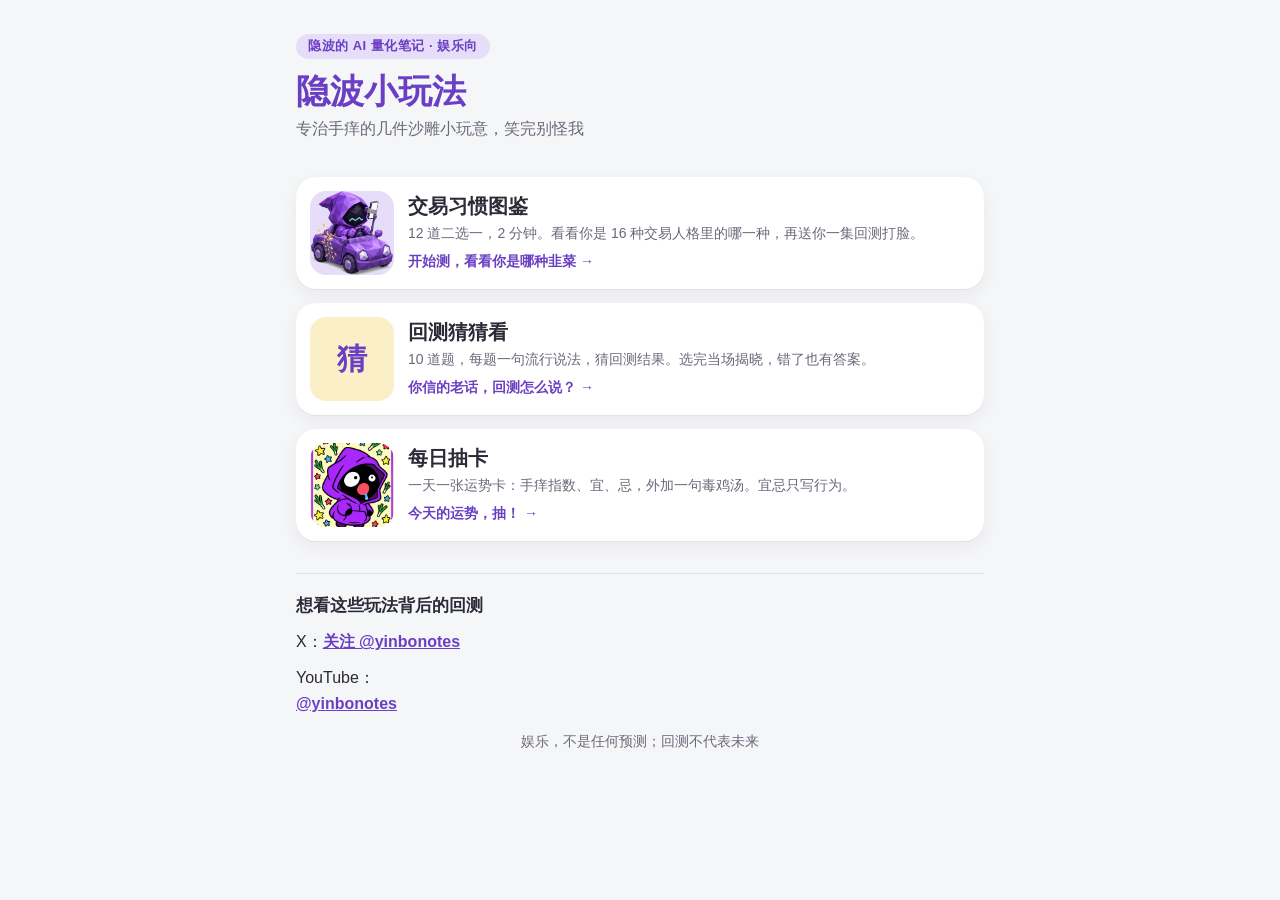
<file: play/index.html>
<!doctype html>
<html lang="zh-CN">
<head>
<meta charset="utf-8">
<meta name="viewport" content="width=device-width, initial-scale=1, viewport-fit=cover">
<title>隐波小玩法</title>
<meta name="description" content="给散户的几件小玩意：交易习惯图鉴、回测猜猜看、每日抽卡。娱乐，不是任何预测。">
<meta property="og:title" content="隐波小玩法">
<meta property="og:description" content="给散户的几件小玩意：交易习惯图鉴、回测猜猜看、每日抽卡。娱乐，不是任何预测。">
<meta property="og:image" content="https://eyot424.github.io/yinbo-tools/play/assets/card-back.png">
<meta name="theme-color" content="#F5F6F8">
<link rel="stylesheet" href="assets/style.css">
<script src="assets/app.js" defer></script>
</head>
<body>
<div class="wrap">
  <header class="hero">
    <p class="eyebrow">隐波的 AI 量化笔记 · 娱乐向</p>
    <h1><span class="accent">隐波小玩法</span></h1>
    <p class="sub">专治手痒的几件沙雕小玩意，笑完别怪我</p>
  </header>

  <main class="tiles">
    <a class="tile" href="test/">
      <div class="thumb art"><img src="assets/types/ZNGW.png" alt="" width="76" height="76"></div>
      <div class="body">
        <h2>交易习惯图鉴</h2>
        <p>12 道二选一，2 分钟。看看你是 16 种交易人格里的哪一种，再送你一集回测打脸。</p>
        <span class="go">开始测，看看你是哪种韭菜 →</span>
      </div>
    </a>
    <a class="tile t3" href="guess/">
      <div class="thumb art">猜</div>
      <div class="body">
        <h2>回测猜猜看</h2>
        <p>10 道题，每题一句流行说法，猜回测结果。选完当场揭晓，错了也有答案。</p>
        <span class="go">你信的老话，回测怎么说？ →</span>
      </div>
    </a>
    <a class="tile t2" href="card/">
      <div class="thumb art"><img src="assets/card-back.png" alt="" width="76" height="76"></div>
      <div class="body">
        <h2>每日抽卡</h2>
        <p>一天一张运势卡：手痒指数、宜、忌，外加一句毒鸡汤。宜忌只写行为。</p>
        <span class="go">今天的运势，抽！ →</span>
      </div>
    </a>
  </main>
  <noscript><p class="noscript">这个小站需要开启 JavaScript 才能玩。</p></noscript>

  <section class="follow">
    <h3>想看这些玩法背后的回测</h3>
    <div class="follow-row">
      <p>X：<a href="https://x.com/yinbonotes" target="_blank" rel="noopener">关注 @yinbonotes</a></p>
    </div>
    <div class="follow-row">
      <p>YouTube：<br><a href="https://www.youtube.com/@yinbonotes"><b>@yinbonotes</b></a></p>
    </div>
    <p class="disclaimer">娱乐，不是任何预测；回测不代表未来</p>
  </section>
</div>
</body>
</html>
</file>
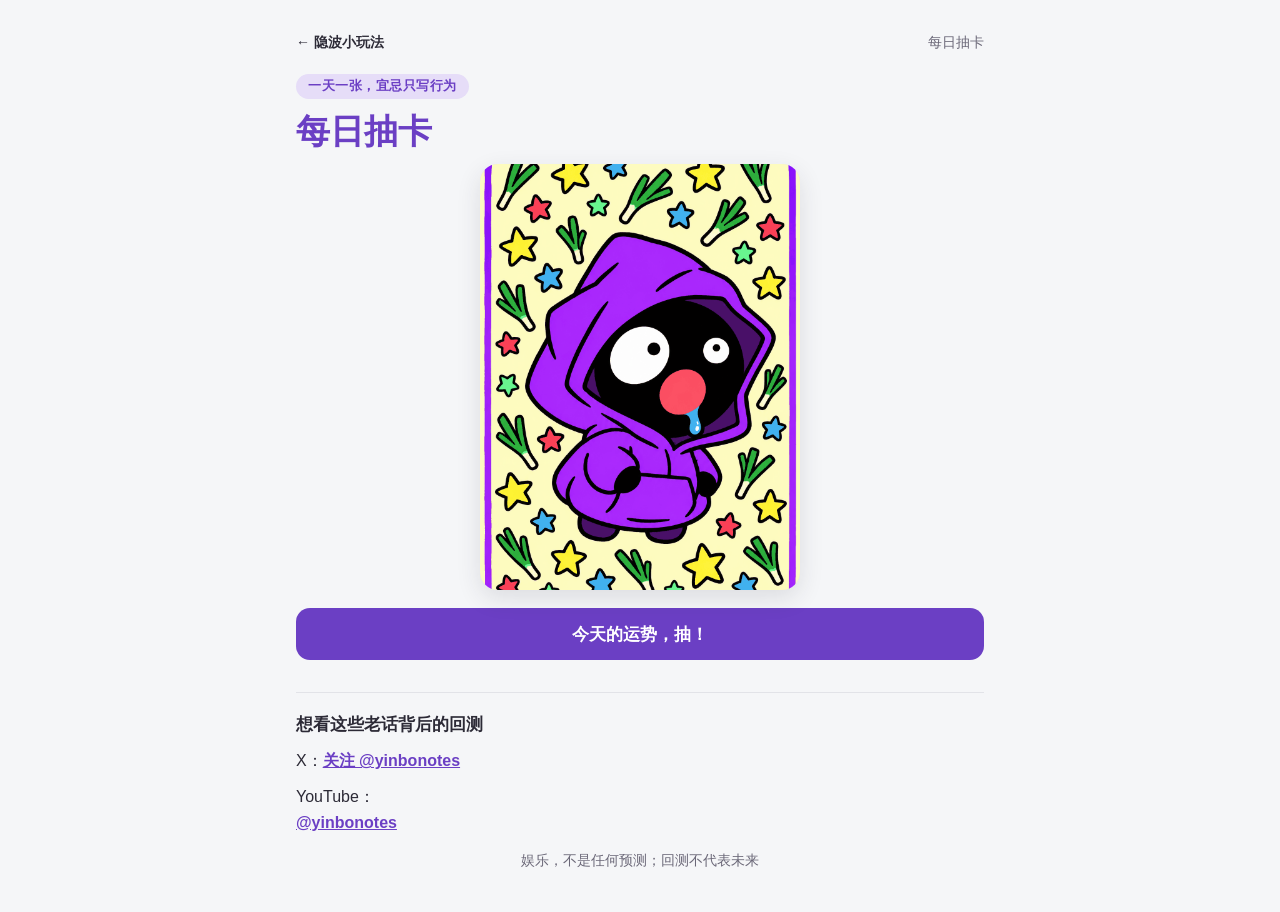
<file: play/card/index.html>
<!doctype html>
<html lang="zh-CN">
<head>
<meta charset="utf-8">
<meta name="viewport" content="width=device-width, initial-scale=1, viewport-fit=cover">
<title>每日抽卡 · 隐波小玩法</title>
<meta name="description" content="一天一张运势卡：手痒指数、宜、忌，外加一句毒鸡汤。娱乐，不是任何预测。">
<meta property="og:title" content="每日抽卡">
<meta property="og:description" content="一天一张运势卡：手痒指数、宜、忌，外加一句毒鸡汤。娱乐，不是任何预测。">
<meta property="og:image" content="https://eyot424.github.io/yinbo-tools/play/assets/card-back.png">
<meta name="theme-color" content="#F5F6F8">
<link rel="stylesheet" href="../assets/style.css">
</head>
<body>
<div class="wrap">
  <div class="topbar"><a href="../">← 隐波小玩法</a><span class="muted">每日抽卡</span></div>
  <noscript><p class="noscript">这个小玩法需要开启 JavaScript 才能玩。</p></noscript>
  <p id="load-error" class="notice warn" hidden>卡组没能加载，请刷新页面再试。</p>

  <header>
    <p class="eyebrow">一天一张，宜忌只写行为</p>
    <h1><span class="accent">每日抽卡</span></h1>
  </header>

  <section id="back-view">
    <div class="deck-stage"><div class="cardback art"><img src="../assets/card-back.png" alt="卡背" width="480" height="640"></div></div>
    <button type="button" class="btn btn-block" id="draw" disabled>今天的运势，抽！</button>
    <p class="notice" id="seed-note" hidden></p>
  </section>

  <section id="card-view" hidden>
    <article class="fortune" id="fortune">
      <div class="art art-wide"><img id="c-art" alt="" width="640" height="480"></div>
      <p class="date" id="c-date"></p>
      <h2 id="c-name"></h2>
      <div class="stars" id="c-itch"></div>
      <div class="yi-ji">
        <div class="yi"><b>宜</b><span id="c-do"></span></div>
        <div class="ji"><b>忌</b><span id="c-dont"></span></div>
      </div>
      <div class="saying">
        <p class="muted">今日老话</p>
        <p id="c-saying"></p>
        <p class="muted" style="margin-top:8px">实话一句</p>
        <p id="c-verdict"></p>
      </div>
      <p class="soup" id="c-soup"></p>
      <p class="card-foot">娱乐，不是任何预测；回测不代表未来 · 隐波的 AI 量化笔记</p>
    </article>
    <p class="notice">今天只能抽一次，明天再来。</p>
    <p class="notice warn" id="seed-warn" hidden></p>
    <div class="btn-row">
      <button type="button" class="btn" id="save">保存去炫耀 / 去自黑</button>
    </div>
    <div id="share" hidden></div>
  </section>

  <section class="follow">
    <h3>想看这些老话背后的回测</h3>
    <div class="follow-row">
      <p>X：<a href="https://x.com/yinbonotes" target="_blank" rel="noopener">关注 @yinbonotes</a></p>
    </div>
    <div class="follow-row">
      <p>YouTube：<br><a href="https://www.youtube.com/@yinbonotes"><b>@yinbonotes</b></a></p>
    </div>
    <p class="disclaimer">娱乐，不是任何预测；回测不代表未来</p>
  </section>
</div>

<script src="../assets/app.js"></script>
<script>
(function () {
  'use strict';
  var P = window.Play;
  var $ = function (id) { return document.getElementById(id); };
  var deck = null, card = null, dateStr = '', persisted = true;

  function stars(n) {
    var s = '';
    for (var i = 0; i < 5; i++) { s += i < n ? '★' : '☆'; }
    return s;
  }

  function lastDrawn() {
    try { return window.localStorage.getItem('playLastDraw'); } catch (e) { return null; }
  }
  function markDrawn(d) {
    try { window.localStorage.setItem('playLastDraw', d); } catch (e) { /* 无本地存储就算了 */ }
  }

  function draw() {
    dateStr = P.todayStr();
    var s = P.getSeed();
    persisted = s.persisted;
    var i = P.pickIndex(s.seed, dateStr, deck.length);
    card = deck[i];
    markDrawn(dateStr);

    $('c-art').classList.remove('img-failed');
    // 优先每张卡的专属插画（assets/cards/<id>.png），没有就退回通用场景图
    $('c-art').onerror = function () { this.onerror = null; this.src = '../assets/scenes/' + card.scene + '.png'; };
    $('c-art').src = '../assets/cards/' + card.id + '.png';
    $('c-date').textContent = '今天的卡 · ' + dateStr;
    $('c-name').textContent = card.name;
    $('c-itch').innerHTML = '<small>手痒指数</small>' + stars(card.itch);
    $('c-do').textContent = card['do'];
    $('c-dont').textContent = card.dont;
    $('c-saying').textContent = card.saying;
    $('c-verdict').textContent = card.verdict;
    $('c-soup').textContent = card.soup;

    var warn = $('seed-warn');
    if (persisted) {
      warn.hidden = true;
    } else {
      warn.hidden = false;
      warn.textContent = '你的浏览器没有开放本地存储，今天的卡没法固定，刷新会换一张。换个浏览器或关闭无痕模式再试。';
    }
    $('back-view').hidden = true;
    $('card-view').hidden = false;
    var f = $('fortune');
    f.classList.remove('flip');
    void f.offsetWidth;
    f.classList.add('flip');
    $('share').hidden = true;
    $('share').innerHTML = '';
    window.scrollTo(0, 0);
  }

  function renderCard(kind) {
    var C = P.C, c = card;
    return P.loadImage('../assets/cards/' + c.id + '.png').then(function (img) {
      return img || P.loadImage('../assets/scenes/' + c.scene + '.png');  // loadImage 失败时返回 null，不是 reject
    }).then(function (img) {
      var W = 1080, H = kind === '34' ? 1440 : 1080;
      var canvas = document.createElement('canvas');
      canvas.width = W; canvas.height = H;
      var ctx = canvas.getContext('2d');
      P.drawBackdrop(ctx, W, H);
      P.drawFit(ctx, '每日抽卡 · ' + dateStr, 80, 100, 920, 38, 26, 900, C.ink, 'left');
      var itchLine = '手痒指数  ' + stars(c.itch);
      if (kind === '34') {
        P.drawArt(ctx, img, 80, 135, 920, 480, 36);
        P.drawFit(ctx, c.name, 80, 725, 920, 88, 48, 900, C.ink, 'left');
        P.drawFit(ctx, itchLine, 80, 790, 920, 38, 26, 900, C.redText, 'left');
        var bx = [80, 550], bw = 450;
        [['宜', c['do'], C.mint], ['忌', c.dont, '#F6D9D5']].forEach(function (it, i) {
          P.drawSticker(ctx, bx[i], 830, bw - 8, 142, 24, it[2]);
          P.drawFit(ctx, it[0], bx[i] + 24, 878, 100, 32, 26, 900, C.ink, 'left');
          P.drawParagraph(ctx, it[1], bx[i] + 24, 926, bw - 48, 42, 2, { size: 34, weight: 600 });
        });
        P.drawSticker(ctx, 80, 990, 912, 232, 24, C.paper);
        P.drawFit(ctx, '今日老话', 108, 1028, 200, 26, 22, 400, C.dim, 'left');
        P.drawParagraph(ctx, c.saying, 108, 1076, 864, 44, 1, { size: 36, weight: 700 });
        P.drawFit(ctx, '实话一句', 108, 1124, 200, 26, 22, 400, C.dim, 'left');
        P.drawParagraph(ctx, c.verdict.replace(/[。.]$/, ''), 108, 1162, 864, 36, 2, { size: 30 });
        P.drawParagraph(ctx, c.soup, 80, 1272, 920, 46, 2, { size: 38, weight: 900, color: C.redText });
      } else {
        P.drawArt(ctx, img, 60, 130, 380, 380, 32);
        P.drawFit(ctx, c.name, 480, 205, 540, 64, 40, 900, C.ink, 'left');
        P.drawFit(ctx, itchLine, 480, 262, 540, 32, 24, 900, C.redText, 'left');
        P.drawParagraph(ctx, '宜  ' + c['do'], 480, 340, 540, 40, 2, { size: 32, weight: 700, color: C.ink });
        P.drawParagraph(ctx, '忌  ' + c.dont, 480, 440, 540, 40, 2, { size: 32, weight: 700, color: C.ink });
        P.drawSticker(ctx, 60, 550, 952, 242, 24, C.paper);
        P.drawFit(ctx, '今日老话', 88, 594, 200, 24, 20, 400, C.dim, 'left');
        P.drawParagraph(ctx, c.saying, 88, 636, 904, 42, 1, { size: 34, weight: 700 });
        P.drawFit(ctx, '实话一句', 88, 690, 200, 24, 20, 400, C.dim, 'left');
        P.drawParagraph(ctx, c.verdict.replace(/[。.]$/, ''), 88, 730, 904, 38, 2, { size: 30 });
        P.drawParagraph(ctx, c.soup, 60, 870, 960, 46, 2, { size: 38, weight: 900, color: C.redText });
      }
      P.drawFooter(ctx, W, H);
      return canvas;
    });
  }

  $('save').onclick = function () {
    var box = $('share');
    box.hidden = false;
    P.mountShare(box, renderCard, 'yinbo-card-' + dateStr);
    box.scrollIntoView({ behavior: 'smooth', block: 'start' });
  };
  $('draw').onclick = draw;

  P.getJSON('../data/deck.json').then(function (d) {
    deck = d;
    $('draw').disabled = false;
    if (lastDrawn() === P.todayStr()) { $('draw').textContent = '再看一眼今天的卡（别想重抽）'; }
    var probe = P.getSeed();
    if (!probe.persisted) {
      var n = $('seed-note');
      n.hidden = false;
      n.textContent = '你的浏览器没有开放本地存储：今天的卡没法固定，刷新会换一张。';
    }
  }).catch(function () { $('load-error').hidden = false; });
})();
</script>
</body>
</html>
</file>
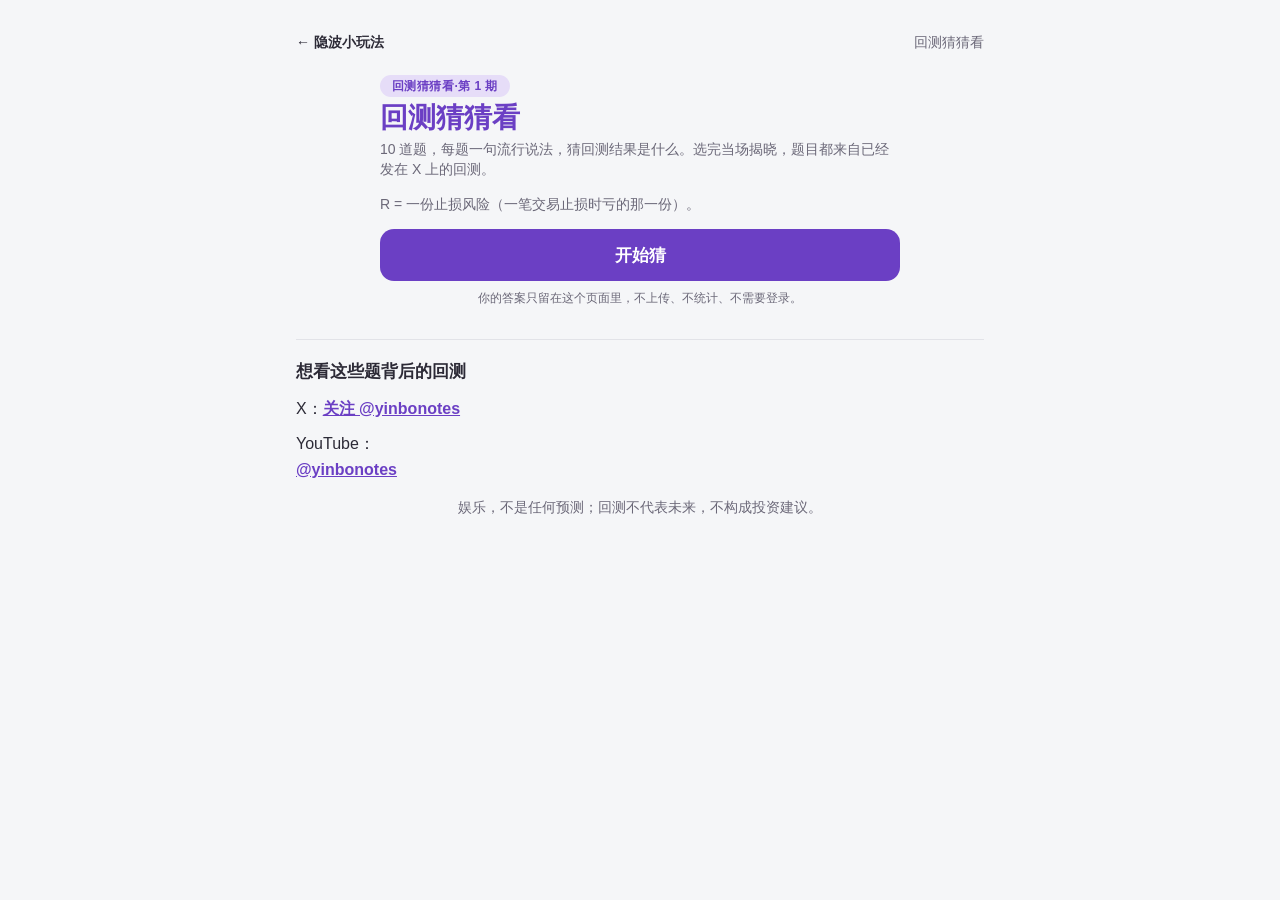
<file: play/guess/index.html>
<!doctype html>
<html lang="zh-CN">
<head>
<meta charset="utf-8">
<meta name="viewport" content="width=device-width, initial-scale=1, viewport-fit=cover">
<title>回测猜猜看 · 隐波小玩法</title>
<meta name="description" content="10 道题，每题一句流行说法，猜回测结果是什么。选完当场揭晓。娱乐，不是任何预测。">
<meta property="og:title" content="回测猜猜看">
<meta property="og:description" content="10 道题，每题一句流行说法，猜回测结果是什么。选完当场揭晓。娱乐，不是任何预测。">
<meta property="og:image" content="https://eyot424.github.io/yinbo-tools/play/assets/card-back.png">
<meta name="theme-color" content="#F5F6F8">
<link rel="stylesheet" href="../assets/style.css">
</head>
<body>
<div class="wrap">
  <div class="topbar"><a href="../">← 隐波小玩法</a><span class="muted">回测猜猜看</span></div>
  <noscript><p class="noscript">这个小测试需要开启 JavaScript 才能玩。</p></noscript>
  <p id="load-error" class="notice warn" hidden>题目没能加载，请刷新页面再试。</p>

  <section id="intro" hidden>
    <p class="eyebrow" id="i-issue"></p>
    <h1><span class="accent">回测猜猜看</span></h1>
    <p class="sub" id="i-text"></p>
    <p class="muted" id="i-gloss"></p>
    <button type="button" class="btn btn-block" id="start">开始猜</button>
    <p class="start-note">你的答案只留在这个页面里，不上传、不统计、不需要登录。</p>
  </section>

  <section id="quiz" hidden>
    <div class="qmeta"><span id="qno"></span><span id="qscore"></span></div>
    <div class="progress" aria-hidden="true"><i id="pbar"></i></div>
    <p class="g-claim" id="claim"></p>
    <p class="g-setup" id="setup"></p>
    <p class="g-ask" id="ask"></p>
    <div class="opts" id="opts"></div>
    <div class="reveal" id="reveal" hidden>
      <p class="verdict" id="verdict"></p>
      <p class="big" id="number"></p>
      <p id="line"></p>
      <p><span class="tag" id="ep-no"></span> <a id="ep-link" target="_blank" rel="noopener">看这集 →</a></p>
      <p class="small">回测，不代表未来</p>
    </div>
    <button type="button" class="btn btn-block" id="next" hidden></button>
  </section>

  <section id="result" hidden>
    <div class="rhero">
      <p class="eyebrow" id="r-issue"></p>
      <p class="score"><span id="r-score"></span><small>/10</small></p>
      <h1 class="result-name" id="r-title"></h1>
      <p class="tagline" id="r-line"></p>
    </div>
    <div class="panel">
      <h3>10 题对错</h3>
      <ul class="rlist" id="r-list"></ul>
    </div>
    <div class="btn-row">
      <button type="button" class="btn" id="save">保存成绩卡</button>
      <button type="button" class="btn btn-ghost" id="again">再来一次</button>
    </div>
    <div id="share" hidden></div>
  </section>

  <section class="follow">
    <h3>想看这些题背后的回测</h3>
    <div class="follow-row">
      <p>X：<a href="https://x.com/yinbonotes" target="_blank" rel="noopener">关注 @yinbonotes</a></p>
    </div>
    <div class="follow-row">
      <p>YouTube：<br><a href="https://www.youtube.com/@yinbonotes"><b>@yinbonotes</b></a></p>
    </div>
    <p class="disclaimer">娱乐，不是任何预测；回测不代表未来，不构成投资建议。</p>
  </section>
</div>

<script src="../assets/app.js"></script>
<script>
(function () {
  'use strict';
  var P = window.Play;
  var $ = function (id) { return document.getElementById(id); };
  var data, picks = [], idx = 0, locked = false;

  function show(which) {
    ['intro', 'quiz', 'result'].forEach(function (s) { $(s).hidden = (s !== which); });
    window.scrollTo(0, 0);
  }

  function score() {
    var n = 0;
    data.questions.forEach(function (q, i) { if (picks[i] === q.answer) { n++; } });
    return n;
  }

  function renderQuestion() {
    var q = data.questions[idx], n = data.questions.length;
    locked = false;
    $('qno').textContent = '第 ' + (idx + 1) + ' / ' + n + ' 题';
    $('qscore').textContent = '';
    $('pbar').style.width = (idx / n * 100) + '%';
    $('claim').textContent = '“' + q.claim + '”';
    $('setup').textContent = q.setup;
    $('ask').textContent = q.ask;
    $('reveal').hidden = true;
    $('next').hidden = true;
    var box = $('opts');
    box.innerHTML = '';
    q.options.forEach(function (text, k) {
      var b = document.createElement('button');
      b.type = 'button';
      b.className = 'opt';
      var tag = document.createElement('b');
      tag.textContent = 'ABC'.charAt(k);
      var span = document.createElement('span');
      span.textContent = text;
      b.appendChild(tag);
      b.appendChild(span);
      b.onclick = function () { choose(k); };
      box.appendChild(b);
    });
  }

  function choose(k) {
    if (locked) { return; }
    locked = true;
    var q = data.questions[idx], n = data.questions.length;
    picks[idx] = k;
    var btns = $('opts').children;
    for (var i = 0; i < btns.length; i++) {
      btns[i].disabled = true;
      if (i === q.answer) { btns[i].classList.add('right'); }
      else if (i === k) { btns[i].classList.add('wrong'); }
    }
    var ok = (k === q.answer);
    var v = $('verdict');
    v.textContent = ok ? '猜对了' : '猜错了，答案是：' + q.options[q.answer];
    v.className = 'verdict ' + (ok ? 'ok' : 'no');
    $('number').textContent = q.number;
    $('line').textContent = q.line;
    $('ep-no').textContent = '第 ' + q.episode + ' 集';
    $('ep-link').href = q.url;
    $('reveal').hidden = false;
    $('qscore').textContent = '已对 ' + score() + ' 题';
    $('pbar').style.width = ((idx + 1) / n * 100) + '%';
    var nx = $('next');
    nx.textContent = idx < n - 1 ? '下一题' : '看成绩';
    nx.hidden = false;
    nx.scrollIntoView({ behavior: 'smooth', block: 'nearest' });
  }

  function tierOf(s) {
    return data.tiers.filter(function (t) { return s >= t.min && s <= t.max; })[0];
  }

  function finish() {
    var s = score(), t = tierOf(s);
    $('r-issue').textContent = data.title;
    $('r-score').textContent = s;
    $('r-title').textContent = t.title;
    $('r-line').textContent = t.line;
    var ul = $('r-list');
    ul.innerHTML = '';
    data.questions.forEach(function (q, i) {
      var ok = picks[i] === q.answer;
      var li = document.createElement('li');
      var m = document.createElement('span');
      m.className = 'mark ' + (ok ? 'ok' : 'no');
      m.textContent = ok ? '✓' : '✗';
      var d = document.createElement('div');
      d.appendChild(document.createTextNode((i + 1) + '. ' + q.claim + ' '));
      var a = document.createElement('a');
      a.href = q.url; a.target = '_blank'; a.rel = 'noopener';
      a.textContent = '第 ' + q.episode + ' 集 →';
      d.appendChild(a);
      li.appendChild(m); li.appendChild(d);
      ul.appendChild(li);
    });
    $('share').hidden = true;
    $('share').innerHTML = '';
    show('result');
  }

  /* ---------- 分享卡 ---------- */

  function renderCard(kind) {
    var C = P.C, th = P.THEMES.zn, s = score(), t = tierOf(s);
    var wrong = -1;
    data.questions.forEach(function (q, i) { if (wrong < 0 && picks[i] !== q.answer) { wrong = i; } });
    var W = 1080, H = kind === '34' ? 1440 : 1080;
    var canvas = document.createElement('canvas');
    canvas.width = W; canvas.height = H;
    var ctx = canvas.getContext('2d');
    P.drawBackdrop(ctx, W, H);
    var topH = kind === '34' ? 640 : 470;
    ctx.fillStyle = th.t; ctx.fillRect(0, 0, W, topH);
    P.drawFit(ctx, '回测猜猜看 · ' + data.title.replace('回测猜猜看·', ''), 60, 90, 960, 34, 22, 700, th.d, 'left');
    var big = kind === '34' ? 260 : 190;
    var by = kind === '34' ? 340 : 270;
    P.setFont(ctx, big, 800);
    ctx.fillStyle = th.d; ctx.textAlign = 'left'; ctx.textBaseline = 'alphabetic';
    ctx.fillText(String(s), 60, by);
    var sw = ctx.measureText(String(s)).width;
    P.drawFit(ctx, '/10', 60 + sw + 12, by, 300, big * 0.36, 40, 800, C.dim, 'left');
    P.drawFit(ctx, t.title, 60, by + (kind === '34' ? 110 : 90), 960, kind === '34' ? 84 : 70, 44, 800, C.ink, 'left');
    P.drawParagraph(ctx, t.line, 60, by + (kind === '34' ? 170 : 140), 960, 40, 2, { size: 30, weight: 500, color: '#3d3a48' });
    // 十题对错点
    var dy = topH + (kind === '34' ? 80 : 60), r = 30, gap = (960 - 10 * 2 * r) / 9;
    data.questions.forEach(function (q, i) {
      var ok = picks[i] === q.answer, cx = 60 + r + i * (2 * r + gap);
      ctx.fillStyle = ok ? '#2f8a52' : '#b3382c';
      ctx.beginPath(); ctx.arc(cx, dy, r, 0, 6.2832); ctx.fill();
      P.drawFit(ctx, ok ? '✓' : '✗', cx, dy + 11, 40, 30, 20, 700, '#fff', 'center');
    });
    var y = dy + (kind === '34' ? 120 : 100);
    if (wrong >= 0) {
      P.drawFit(ctx, '我猜错的一题：', 60, y, 960, 30, 22, 800, th.d, 'left');
      P.drawParagraph(ctx, '“' + data.questions[wrong].claim + '”', 60, y + 56, 960, 52, 2, { size: 38, weight: 800, color: C.ink });
      P.drawParagraph(ctx, data.questions[wrong].number, 60, y + (kind === '34' ? 190 : 176), 960, 40, 2, { size: 30, weight: 500, color: '#3d3a48' });
    } else {
      P.drawFit(ctx, '10 题全对，一条老话都没骗到我', 60, y + 20, 960, 40, 26, 800, C.ink, 'left');
    }
    P.drawFooter(ctx, W, H);
    return Promise.resolve(canvas);
  }

  function init() {
    $('i-issue').textContent = data.title;
    $('i-text').textContent = data.intro;
    $('i-gloss').textContent = data.glossary;
    $('intro').hidden = false;
    $('start').onclick = function () { picks = []; idx = 0; renderQuestion(); show('quiz'); };
    $('next').onclick = function () {
      if (idx < data.questions.length - 1) { idx++; renderQuestion(); window.scrollTo(0, 0); } else { finish(); }
    };
    $('again').onclick = function () { show('intro'); };
    $('save').onclick = function () {
      var box = $('share');
      box.hidden = false;
      P.mountShare(box, renderCard, 'yinbo-guess-' + data.issue);
      box.scrollIntoView({ behavior: 'smooth', block: 'start' });
    };
  }

  // ?issue=001 打开往期；缺省或不存在就用最新一期
  P.getJSON('../data/guess/index.json').then(function (idxJson) {
    var wanted = new URLSearchParams(location.search).get('issue');
    var ids = idxJson.issues.map(function (x) { return x.id; });
    var id = ids.indexOf(wanted) >= 0 ? wanted : idxJson.latest;
    return P.getJSON('../data/guess/' + id + '.json');
  }).then(function (d) { data = d; init(); })
    .catch(function () { $('load-error').hidden = false; });
})();
</script>
</body>
</html>
</file>
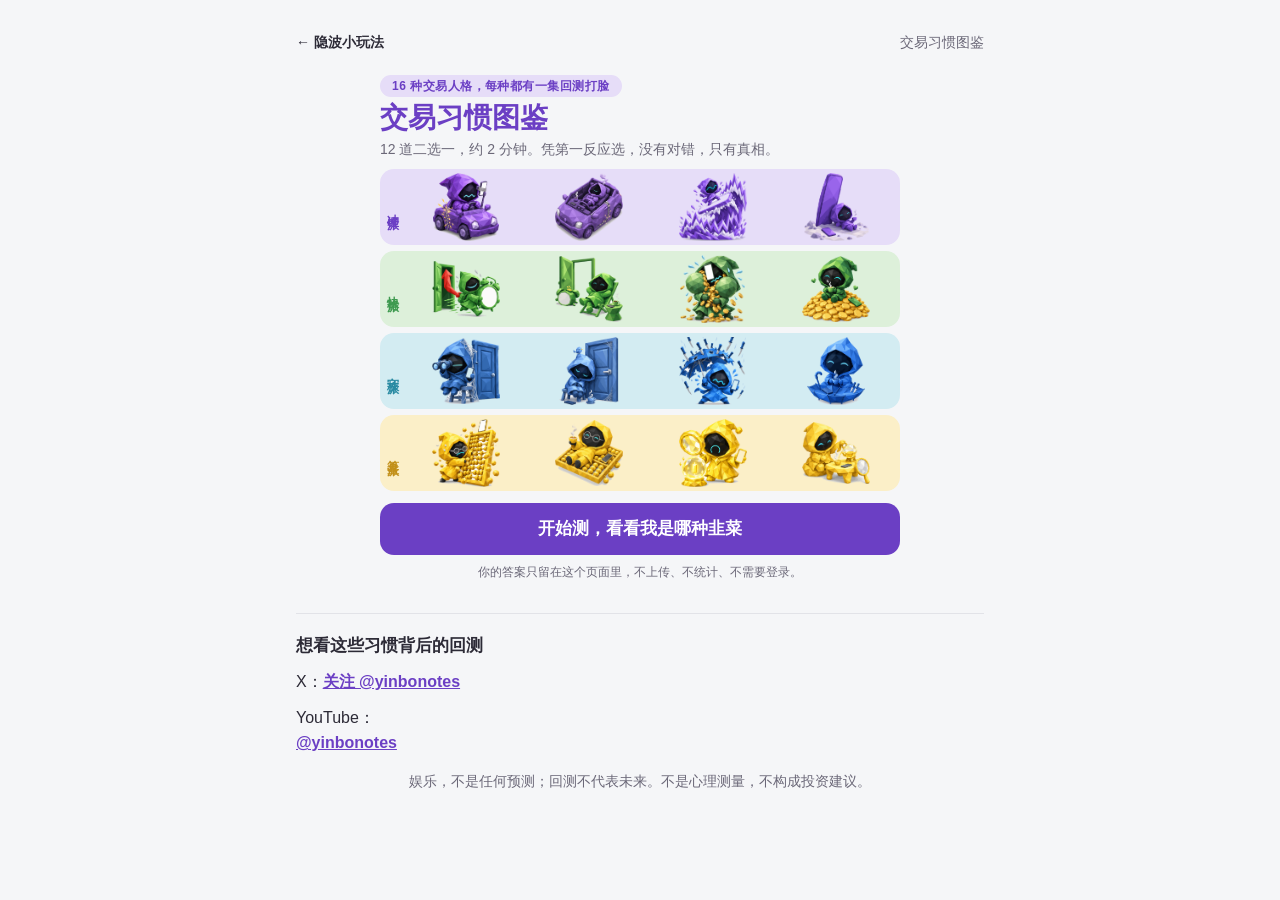
<file: play/test/index.html>
<!doctype html>
<html lang="zh-CN">
<head>
<meta charset="utf-8">
<meta name="viewport" content="width=device-width, initial-scale=1, viewport-fit=cover">
<title>交易习惯图鉴 · 隐波小玩法</title>
<meta name="description" content="12 道二选一情境题，看看你是 16 种交易人格里的哪一种。娱乐，不是任何预测。">
<meta property="og:title" content="交易习惯图鉴">
<meta property="og:description" content="12 道二选一情境题，看看你是 16 种交易人格里的哪一种。娱乐，不是任何预测。">
<meta property="og:image" content="https://eyot424.github.io/yinbo-tools/play/assets/card-back.png">
<meta name="theme-color" content="#F5F6F8">
<link rel="stylesheet" href="../assets/style.css">
</head>
<body>
<div class="wrap">
  <div class="topbar"><a href="../">← 隐波小玩法</a><span class="muted">交易习惯图鉴</span></div>
  <noscript><p class="noscript">这个小测试需要开启 JavaScript 才能玩。</p></noscript>
  <p id="load-error" class="notice warn" hidden>题库没能加载，请刷新页面再试。</p>

  <section id="intro" hidden>
    <p class="eyebrow">16 种交易人格，每种都有一集回测打脸</p>
    <h1><span class="accent">交易习惯图鉴</span></h1>
    <p class="sub">12 道二选一，约 2 分钟。凭第一反应选，没有对错，只有真相。</p>
    <div class="family" aria-hidden="true">
      <div class="fam-row g-zn"><span class="fam-tag">冲锋派</span><img src="../assets/types/ZNGW.png" alt="" width="68" height="68"><img src="../assets/types/ZNGC.png" alt="" width="68" height="68"><img src="../assets/types/ZNFW.png" alt="" width="68" height="68"><img src="../assets/types/ZNFC.png" alt="" width="68" height="68"></div>
      <div class="fam-row g-zs"><span class="fam-tag">快枪派</span><img src="../assets/types/ZSGW.png" alt="" width="68" height="68"><img src="../assets/types/ZSGC.png" alt="" width="68" height="68"><img src="../assets/types/ZSFW.png" alt="" width="68" height="68"><img src="../assets/types/ZSFC.png" alt="" width="68" height="68"></div>
      <div class="fam-row g-dn"><span class="fam-tag">守株派</span><img src="../assets/types/DNGW.png" alt="" width="68" height="68"><img src="../assets/types/DNGC.png" alt="" width="68" height="68"><img src="../assets/types/DNFW.png" alt="" width="68" height="68"><img src="../assets/types/DNFC.png" alt="" width="68" height="68"></div>
      <div class="fam-row g-ds"><span class="fam-tag">算盘派</span><img src="../assets/types/DSGW.png" alt="" width="68" height="68"><img src="../assets/types/DSGC.png" alt="" width="68" height="68"><img src="../assets/types/DSFW.png" alt="" width="68" height="68"><img src="../assets/types/DSFC.png" alt="" width="68" height="68"></div>
    </div>
    <button type="button" class="btn btn-block" id="start">开始测，看看我是哪种韭菜</button>
    <p class="start-note">你的答案只留在这个页面里，不上传、不统计、不需要登录。</p>

    <div id="dim-cards" hidden></div>
    <button type="button" id="start2" hidden></button>
  </section>

  <section id="quiz" hidden>
    <div class="qmeta"><span id="qno">第 1 / 12 题</span><button type="button" class="btn btn-ghost" id="prev" style="min-height:44px;padding:6px 14px">上一题</button></div>
    <div class="progress" aria-hidden="true"><i id="pbar"></i></div>
    <p class="qtext" id="qtext"></p>
    <div class="opts" id="opts"></div>
  </section>

  <section id="result" hidden>
    <div class="rhero">
      <p class="eyebrow">16 种交易人格之一</p>
      <p class="grp" id="r-grp"></p>
      <div class="rart"><img id="r-art" alt="" width="480" height="480"></div>
      <div class="result-code" id="r-code"></div>
      <h1 class="result-name"><span id="r-name"></span><span class="result-suffix" id="r-suffix"></span></h1>
      <p class="tagline" id="r-tag"></p>
      <p class="mod-line" id="r-mod"></p>
    </div>

    <div class="panel">
      <h3>四个维度的倾向</h3>
      <div class="bars" id="r-bars"></div>
    </div>

    <div class="panel">
      <h3>你大概率会……</h3>
      <ul class="habits" id="r-habits"></ul>
    </div>

    <div class="panel">
      <h3>回测打脸现场：这一集专治你</h3>
      <div class="ep" id="r-ep"></div>
      <h3 style="margin-top:14px" id="r-ep2-h"></h3>
      <div class="ep" id="r-ep2"></div>
      <p class="muted" style="margin-bottom:0">“对口”是说话题相近，不是说这一集证明了什么。</p>
    </div>

    <div class="btn-row">
      <button type="button" class="btn" id="save">保存去炫耀 / 去自黑</button>
      <button type="button" class="btn btn-ghost" id="again">不服，再测一次</button>
    </div>
    <div id="share" hidden></div>
  </section>

  <section class="follow">
    <h3>想看这些习惯背后的回测</h3>
    <div class="follow-row">
      <p>X：<a href="https://x.com/yinbonotes" target="_blank" rel="noopener">关注 @yinbonotes</a></p>
    </div>
    <div class="follow-row">
      <p>YouTube：<br><a href="https://www.youtube.com/@yinbonotes"><b>@yinbonotes</b></a></p>
    </div>
    <p class="disclaimer">娱乐，不是任何预测；回测不代表未来。不是心理测量，不构成投资建议。</p>
  </section>
</div>

<script src="../assets/app.js"></script>
<script>
(function () {
  'use strict';
  var P = window.Play;
  var $ = function (id) { return document.getElementById(id); };
  var data, answers = [], idx = 0, outcome = null;

  function show(which) {
    ['intro', 'quiz', 'result'].forEach(function (s) { $(s).hidden = (s !== which); });
    window.scrollTo(0, 0);
  }

  function renderQuestion() {
    var q = data.questions[idx], n = data.questions.length;
    $('qno').textContent = '第 ' + (idx + 1) + ' / ' + n + ' 题';
    $('pbar').style.width = (idx / n * 100) + '%';
    $('qtext').textContent = q.text;
    $('prev').style.visibility = idx === 0 ? 'hidden' : 'visible';
    var box = $('opts');
    box.innerHTML = '';
    ['a', 'b'].forEach(function (k) {
      var b = document.createElement('button');
      b.type = 'button';
      b.className = 'opt' + (answers[idx] === k ? ' on' : '');
      var tag = document.createElement('b');
      tag.textContent = k.toUpperCase();
      var span = document.createElement('span');
      span.textContent = q[k];
      b.appendChild(tag);
      b.appendChild(span);
      b.onclick = function () { choose(k, b); };
      box.appendChild(b);
    });
  }

  function choose(k, btn) {
    answers[idx] = k;
    btn.classList.add('on');
    var n = data.questions.length;
    setTimeout(function () {
      if (idx < n - 1) { idx++; renderQuestion(); } else { finish(); }
    }, 180);
  }

  function dimById(id) {
    return data.dimensions.filter(function (d) { return d.id === id; })[0];
  }

  function compute() {
    var counts = {};
    data.dimensions.forEach(function (d) { counts[d.id] = 0; });
    data.questions.forEach(function (q, i) { if (answers[i] === 'a') { counts[q.dim]++; } });
    var side = function (id) { return counts[id] >= 2 ? 'a' : 'b'; };
    var code = dimById('d1')[side('d1')].key + dimById('d2')[side('d2')].key + '-' + dimById('d3')[side('d3')].key;
    var mod = side('d4') === 'a' ? 'watch' : 'zen';
    var code4 = code.replace('-', '').toUpperCase() + (mod === 'watch' ? 'W' : 'C');
    return { counts: counts, code: code, code4: code4, mod: mod, side: side };
  }

  function strength(a) { return (a === 3 || a === 0) ? '明显' : '略偏'; }

  function epHtml(box, ep, extra) {
    box.innerHTML = '';
    var no = document.createElement('div');
    no.className = 'ep-no no';
    no.textContent = '第 ' + ep.no + ' 集';
    var t = document.createElement('div');
    t.className = 't';
    t.textContent = ep.title;
    box.appendChild(no);
    box.appendChild(t);
    var meta = document.createElement('div');
    meta.className = 'meta';
    if (extra) { meta.appendChild(document.createTextNode(extra + ' ')); }
    if (ep.url) {
      var a = document.createElement('a');
      a.href = ep.url;
      a.target = '_blank';
      a.rel = 'noopener';
      a.textContent = '在 X 上看这一集 →';
      meta.appendChild(a);
    } else {
      var s = document.createElement('span');
      s.className = 'tag';
      s.textContent = '即将发布';
      meta.appendChild(s);
    }
    box.appendChild(meta);
  }

  function finish() {
    $('pbar').style.width = '100%';
    var r = compute();
    var type = data.types[r.code], mod = data.modifiers[r.mod];
    outcome = { r: r, type: type, mod: mod };

    $('r-code').textContent = r.code4;
    $('r-name').textContent = type.nickname;
    $('r-suffix').textContent = mod.suffix.replace('·', '');
    var theme = P.themeOf(r.code);
    var res = $('result');
    res.style.setProperty('--t', theme.t);
    res.style.setProperty('--d', theme.d);
    outcome.theme = theme;
    $('r-grp').textContent = '你属于「' + theme.name + '」· ' + theme.chips;
    outcome.dimInfo = data.dimensions.map(function (d) {
      var a = r.counts[d.id];
      return { d: d, side: a >= 2 ? 'a' : 'b', strong: (a === 3 || a === 0) };
    });
    var img = $('r-art');
    img.classList.remove('img-failed');
    img.src = '../assets/types/' + r.code4 + '.png';
    $('r-tag').textContent = type.tagline;
    $('r-mod').textContent = mod.name + '：' + mod.tagline;

    var ul = $('r-habits');
    ul.innerHTML = '';
    type.habits.forEach(function (h) {
      var li = document.createElement('li');
      li.textContent = h;
      ul.appendChild(li);
    });

    var bars = $('r-bars');
    bars.innerHTML = '';
    outcome.dimInfo.forEach(function (x) {
      var d = x.d, tail = x.strong ? '明显' : '略偏';
      var row = document.createElement('div');
      row.className = 'bar-row';
      row.innerHTML = '<div class="dim"></div><div class="ends"><span></span><span></span></div>' +
        '<div class="bar"><i></i></div>';
      row.querySelector('.dim').textContent = d.name;
      var sp = row.querySelectorAll('.ends > span');
      function fill(el, label, on) {
        el.textContent = label;
        if (on) { el.className = 'on'; var sm = document.createElement('small'); sm.textContent = tail; el.appendChild(sm); }
      }
      fill(sp[0], d.a.label, x.side === 'a');
      fill(sp[1], d.b.label, x.side === 'b');
      var i = row.querySelector('.bar i');
      i.className = x.side === 'a' ? 'l' : 'r';
      i.style.width = (x.strong ? 80 : 60) + '%';
      bars.appendChild(row);
    });

    var fitText = type.episode.fit ? '对口度：' + type.episode.fit + (type.episode.scope ? '（' + type.episode.scope + '）' : '') + '。' : '';
    epHtml($('r-ep'), type.episode, fitText);
    $('r-ep2-h').textContent = mod.name + '，还有一集也对口';
    epHtml($('r-ep2'), mod.second, '');

    $('share').hidden = true;
    $('share').innerHTML = '';
    show('result');
  }

  /* ---------- 分享卡 ---------- */

  function renderCard(kind) {
    var o = outcome, t = o.type, m = o.mod, C = P.C, th = o.theme;
    return P.loadImage('../assets/types/' + o.r.code4 + '.png').then(function (img) {
      var W = 1080, H = kind === '34' ? 1440 : 1080;
      var canvas = document.createElement('canvas');
      canvas.width = W; canvas.height = H;
      var ctx = canvas.getContext('2d');
      P.drawBackdrop(ctx, W, H);
      var suffix = m.suffix.replace('·', '');
      function habitsFrom(x, y, w, size, lh) {
        P.drawFit(ctx, '你大概率会……', x, y, w, 30, 22, 800, th.d, 'left');
        y += 14;
        t.habits.forEach(function (h, i) {
          ctx.fillStyle = th.t;
          ctx.beginPath(); ctx.arc(x + 15, y + lh * 0.5 + 6, 15, 0, 6.2832); ctx.fill();
          P.drawFit(ctx, String(i + 1), x + 15, y + lh * 0.5 + 13, 20, 20, 14, 700, th.d, 'center');
          P.drawFit(ctx, h, x + 44, y + lh * 0.5 + 12, w - 44, size, 18, 500, C.ink, 'left');
          y += lh;
        });
        return y;
      }
      if (kind === '34') {
        ctx.fillStyle = th.t; ctx.fillRect(0, 0, W, 450);
        P.drawFit(ctx, '交易习惯图鉴 · 16 种交易人格之一', 60, 80, 960, 28, 20, 700, th.d, 'left');
        P.drawFigure(ctx, img, 140, 100, 800, 350);
        P.drawFit(ctx, o.r.code4, 60, 560, 600, 96, 70, 800, th.d, 'left');
        var nsz = P.drawFit(ctx, t.nickname, 60, 632, 760, 54, 36, 800, C.ink, 'left');
        P.setFont(ctx, nsz, 800);
        var nw = ctx.measureText(t.nickname).width;
        P.drawSticker(ctx, 60 + nw + 16, 592, 130, 44, 22, th.d);
        P.drawFit(ctx, suffix, 60 + nw + 16 + 65, 623, 110, 26, 18, 700, '#fff', 'center');
        P.drawParagraph(ctx, t.tagline, 60, 684, 960, 38, 2, { size: 29, weight: 500, color: '#3d3a48' });
        var by = 790;
        o.dimInfo.forEach(function (x) {
          P.drawBar(ctx, 60, by, 960, x.d.name, x.d, x.side, x.strong, th, { name: 20, label: 30, bar: 12 });
          by += 88;
        });
        habitsFrom(60, 1182, 960, 28, 40);
      } else {
        ctx.fillStyle = th.t; ctx.fillRect(0, 0, 470, 520);
        P.drawFigure(ctx, img, 20, 40, 430, 480);
        P.drawFit(ctx, '交易习惯图鉴 · 16 种交易人格之一', 500, 76, 530, 24, 16, 700, th.d, 'left');
        P.drawFit(ctx, o.r.code4, 500, 178, 530, 96, 60, 800, th.d, 'left');
        P.drawFit(ctx, t.nickname, 500, 246, 530, 50, 30, 800, C.ink, 'left');
        P.drawFit(ctx, suffix, 500, 292, 200, 26, 18, 700, th.d, 'left');
        P.drawParagraph(ctx, t.tagline, 500, 350, 530, 38, 3, { size: 28, weight: 500, color: '#3d3a48' });
        var ys = [560, 560, 668, 668], xs = [60, 560, 60, 560];
        o.dimInfo.forEach(function (x, i) {
          P.drawBar(ctx, xs[i], ys[i], 460, x.d.name, x.d, x.side, x.strong, th, { name: 18, label: 26, bar: 12 });
        });
        habitsFrom(60, 800, 960, 26, 44);
      }
      P.drawFooter(ctx, W, H);
      return canvas;
    });
  }

  function init() {
    $('intro').hidden = false;
    var begin = function () {
      answers = []; idx = 0;
      renderQuestion();
      show('quiz');
    };
    $('start').onclick = begin;
    $('start2').onclick = begin;
    var dc = $('dim-cards');
    var DIMCOL = ['#E6DDF8', '#DDF0DA', '#D3ECF2', '#FBEFC8'], DIMINK = ['#6B3FC4', '#3E9A4F', '#2A8BA3', '#C2901A'];
    data.dimensions.forEach(function (d, i) {
      var c = document.createElement('div');
      c.className = 'dimcard';
      c.style.background = DIMCOL[i];
      c.style.setProperty('--d', DIMINK[i]);
      c.innerHTML = '<b></b><div class="dm"><span></span><i>⟷</i><span></span></div><p></p>';
      c.querySelector('b').textContent = d.name;
      var sp = c.querySelectorAll('.dm span');
      sp[0].textContent = d.a.label; sp[1].textContent = d.b.label;
      c.querySelector('p').textContent = d.a.gloss + '，还是' + d.b.gloss;
      dc.appendChild(c);
    });
    $('prev').onclick = function () {
      if (idx > 0) { idx--; renderQuestion(); }
    };
    $('again').onclick = function () { show('intro'); };
    $('save').onclick = function () {
      var box = $('share');
      box.hidden = false;
      P.mountShare(box, renderCard, 'yinbo-habit-' + outcome.r.code);
      box.scrollIntoView({ behavior: 'smooth', block: 'start' });
    };
  }

  P.getJSON('../data/test.json').then(function (d) { data = d; init(); })
    .catch(function () { $('load-error').hidden = false; });
})();
</script>
</body>
</html>
</file>
<file: play/assets/style.css>
/* 隐波小玩法 共用样式：浅灰白底、柔和主题色块、细线与轻阴影，系统字体栈，无外部资源。
   结果页按 16 型分 4 组 4 色（紫 ZN、绿 ZS、蓝 DN、黄 DS），由 #result 上的 --t（浅底）与 --d（深色）带入。 */
:root {
  --bg: #F5F6F8;
  --ink: #2c2a36;
  --dim: #6b6878;
  --line: #E2E3E8;
  --paper: #ffffff;
  --t: #E6DDF8;
  --d: #6B3FC4;
  --font: -apple-system, "PingFang SC", "Noto Sans CJK SC", "Microsoft YaHei", sans-serif;
}
* { box-sizing: border-box; }
html { -webkit-text-size-adjust: 100%; background: var(--bg); }
body {
  margin: 0; min-height: 100vh; font-family: var(--font); font-size: 16px; line-height: 1.6;
  color: var(--ink); overflow-wrap: anywhere; overflow-x: hidden; background-color: var(--bg);
}
img { max-width: 100%; display: block; }
a { color: var(--d); font-weight: 700; }
[hidden] { display: none !important; }

.wrap { width: 100%; max-width: 560px; margin: 0 auto; padding: 20px 16px 40px; }
.topbar { display: flex; align-items: center; justify-content: space-between; min-height: 44px; margin-bottom: 8px; font-size: 14px; }
.topbar a { color: var(--ink); text-decoration: none; padding: 10px 0; font-weight: 600; }
.eyebrow {
  display: inline-block; margin: 0; font-size: 13px; font-weight: 700; color: var(--d);
  background: var(--t); border-radius: 999px; padding: 2px 12px; letter-spacing: 0.04em;
}
h1 { margin: 12px 0 4px; font-size: 34px; line-height: 1.2; font-weight: 800; }
h2 { margin: 0 0 8px; font-size: 20px; line-height: 1.35; font-weight: 800; }
h3 { margin: 0 0 8px; font-size: 17px; font-weight: 800; }
.sub { margin: 0 0 20px; color: var(--dim); }
.muted { color: var(--dim); font-size: 14px; }
.hero { padding: 12px 0 4px; }
.accent { color: var(--d); }

/* 入口卡片 */
.tiles { display: grid; gap: 14px; margin: 12px 0 24px; }
.tile {
  display: flex; gap: 14px; align-items: center; text-decoration: none; color: var(--ink); font-weight: 400;
  background: var(--paper); border-radius: 20px; padding: 14px; min-height: 96px;
  box-shadow: 0 1px 0 var(--line), 0 6px 18px rgba(44, 42, 54, 0.06);
}
.tile .thumb { flex: 0 0 84px; width: 84px; height: 84px; border-radius: 16px; overflow: hidden; background: #E6DDF8; }
.tile.t2 .thumb { background: #D3ECF2; }
.tile .thumb img { width: 100%; height: 100%; object-fit: contain; }
.tile.t2 .thumb img { object-fit: cover; }
.tile .body { flex: 1 1 auto; min-width: 0; }
.tile h2 { margin: 0 0 2px; }
.tile p { margin: 0; color: var(--dim); font-size: 14px; }
.tile .go { font-size: 14px; font-weight: 700; margin-top: 6px; display: inline-block; color: var(--d); }

/* 插画容器 */
.art { position: relative; overflow: hidden; border-radius: 18px; background: var(--t); }
.art img { width: 100%; height: 100%; object-fit: cover; }
.art img.img-failed { visibility: hidden; }
.art-wide { aspect-ratio: 4 / 3; }
.art-square { aspect-ratio: 1 / 1; }

/* 按钮 */
.btn {
  display: inline-flex; align-items: center; justify-content: center;
  min-height: 52px; padding: 10px 22px; border: 0; border-radius: 14px; cursor: pointer;
  font: inherit; font-weight: 700; font-size: 17px; color: #fff; text-decoration: none; background: var(--d);
}
.btn:active { opacity: 0.85; }
.btn-ghost { background: var(--paper); color: var(--ink); font-weight: 600; font-size: 16px; box-shadow: inset 0 0 0 1px var(--line); }
.btn-block { display: flex; width: 100%; }
.btn[disabled] { opacity: 0.45; cursor: default; }
.btn-row { display: flex; gap: 12px; flex-wrap: wrap; margin: 18px 0; }
.btn-row .btn { flex: 1 1 140px; }
.panel { background: var(--paper); border-radius: 20px; padding: 18px; margin: 14px 0; box-shadow: 0 1px 0 var(--line); }

/* 答题 */
.progress { height: 8px; border-radius: 999px; background: var(--line); overflow: hidden; margin: 8px 0 4px; }
.progress > i { display: block; height: 100%; width: 0; background: var(--d); border-radius: 999px; transition: width 0.25s; }
.qmeta { display: flex; justify-content: space-between; align-items: center; font-size: 14px; font-weight: 600; color: var(--dim); }
.qtext { font-size: 22px; line-height: 1.5; margin: 18px 0; font-weight: 800; }
.opts { display: grid; gap: 12px; }
.opt {
  display: flex; gap: 12px; align-items: flex-start; text-align: left; width: 100%;
  min-height: 64px; padding: 14px; font: inherit; font-weight: 500; color: var(--ink); cursor: pointer;
  background: var(--paper); border: 2px solid transparent; border-radius: 16px; box-shadow: 0 1px 0 var(--line);
}
.opt:active { opacity: 0.85; }
.opt b { flex: 0 0 28px; height: 28px; line-height: 28px; text-align: center; border-radius: 50%; background: var(--t); color: var(--d); font-size: 14px; }
.opt.on { border-color: var(--d); background: #faf8ff; }

/* 结果页：顶部主题色区放人物，下面是维度条与习惯列表 */
#result { --t: #E6DDF8; --d: #6B3FC4; }
.rhero { background: var(--t); border-radius: 24px; padding: 18px 20px 22px; text-align: left; }
.rhero .eyebrow { background: rgba(255, 255, 255, 0.75); }
.rart { height: 300px; margin: 6px 0 0; display: flex; justify-content: center; align-items: flex-end; }
.rart img { height: 100%; width: auto; max-width: 100%; object-fit: contain; }
.result-code { margin: 10px 0 0; font-size: 56px; line-height: 1; font-weight: 800; letter-spacing: 0.1em; color: var(--d); font-family: "Avenir Next", "Helvetica Neue", Arial, sans-serif; }
.result-name { font-size: 32px; line-height: 1.2; margin: 10px 0 2px; }
.result-suffix { display: inline-block; color: #fff; background: var(--d); border-radius: 999px; padding: 0 12px; font-size: 15px; font-weight: 700; margin-left: 8px; vertical-align: middle; }
.tagline { font-size: 17px; font-weight: 500; margin: 8px 0 0; color: #3d3a48; }
.mod-line { color: var(--dim); font-size: 14px; margin: 14px 0 0; }
.habits { margin: 4px 0 0; padding: 0; list-style: none; counter-reset: h; }
.habits li { counter-increment: h; display: flex; gap: 12px; align-items: flex-start; margin: 10px 0; }
.habits li::before { content: counter(h); flex: 0 0 26px; height: 26px; line-height: 26px; text-align: center; border-radius: 50%; background: var(--t); color: var(--d); font-size: 14px; font-weight: 700; margin-top: 1px; }
.bars { display: grid; gap: 18px; }
.bar-row .dim { text-align: center; font-size: 13px; font-weight: 700; letter-spacing: 0.3em; color: #8b8896; margin-bottom: 2px; }
.bar-row .ends { display: flex; justify-content: space-between; align-items: baseline; font-size: 17px; font-weight: 600; color: #9a97a5; }
.bar-row .ends .on { color: var(--d); font-weight: 800; }
.bar-row .ends small { font-size: 13px; font-weight: 600; margin-left: 6px; }
.bar { position: relative; height: 12px; border-radius: 999px; background: var(--line); margin: 6px 0 0; overflow: hidden; }
.bar i { position: absolute; top: 0; bottom: 0; background: var(--d); border-radius: 999px; }
.bar i.l { left: 0; } .bar i.r { right: 0; }
.ep { border-left: 4px solid var(--d); padding-left: 12px; margin: 10px 0; }
.ep .no { color: var(--d); font-size: 14px; font-weight: 700; }
.ep .t { font-weight: 700; }
.ep .meta { color: var(--dim); font-size: 14px; }
.tag { display: inline-block; padding: 0 10px; border-radius: 999px; font-size: 13px; font-weight: 700; background: var(--t); color: var(--d); }

/* 分享卡 */
.share-tabs { display: flex; gap: 10px; margin: 12px 0; }
.share-tabs button { flex: 1; min-height: 44px; font: inherit; font-weight: 600; color: var(--ink); background: var(--paper); border: 0; box-shadow: inset 0 0 0 1px var(--line); border-radius: 12px; cursor: pointer; }
.share-tabs button.on { background: var(--d); color: #fff; box-shadow: none; }
.share-out { text-align: center; }
.share-out img { margin: 0 auto; max-height: 70vh; width: auto; border-radius: 12px; box-shadow: 0 0 0 1px var(--line); -webkit-touch-callout: default; -webkit-user-select: auto; user-select: auto; }
.share-hint { font-size: 14px; color: var(--dim); margin: 8px 0 0; }
.share-err { font-size: 14px; color: #b3382c; font-weight: 700; margin: 8px 0 0; }

/* 抽卡 */
.deck-stage { perspective: 1200px; margin: 12px 0 18px; }
.cardback { max-width: 320px; margin: 0 auto; aspect-ratio: 3 / 4; box-shadow: 0 8px 24px rgba(44, 42, 54, 0.12); }
.cardback img { border-radius: 14px; }
.fortune { background: var(--paper); border-radius: 22px; padding: 14px; box-shadow: 0 1px 0 var(--line), 0 8px 24px rgba(44, 42, 54, 0.08); }
.fortune.flip { animation: flip 0.6s ease-out; }
@keyframes flip { from { transform: rotateY(90deg); opacity: 0; } to { transform: rotateY(0); opacity: 1; } }
@media (prefers-reduced-motion: reduce) { .fortune.flip { animation: none; } .progress > i { transition: none; } }
.fortune .date { display: inline-block; font-size: 13px; font-weight: 700; margin: 12px 0 0; background: var(--t); color: var(--d); border-radius: 999px; padding: 0 12px; }
.fortune h2 { font-size: 26px; margin: 6px 0 2px; }
.stars { font-size: 22px; color: var(--d); letter-spacing: 0.1em; }
.stars small { font-size: 14px; font-weight: 600; color: var(--dim); letter-spacing: 0; margin-right: 6px; }
.yi-ji { display: grid; grid-template-columns: 1fr 1fr; gap: 10px; margin: 12px 0; }
.yi-ji > div { border-radius: 14px; padding: 10px 12px; background: var(--bg); }
.yi-ji b { display: block; font-size: 15px; font-weight: 800; }
.yi-ji .yi b { color: #2f8a52; }
.yi-ji .ji b { color: #b3382c; }
.saying { margin: 10px 0; padding: 12px; border-radius: 14px; background: var(--bg); }
.saying p { margin: 2px 0; }
.soup { color: var(--d); font-weight: 800; font-size: 18px; margin: 10px 0 4px; }
.card-foot { font-size: 14px; color: var(--dim); margin: 8px 0 0; }
.notice { font-size: 14px; color: var(--dim); text-align: center; margin: 8px 0; }
.notice.warn { color: #b3382c; font-weight: 700; }

/* 页脚：关注与免责 */
.follow { margin-top: 32px; padding-top: 18px; border-top: 1px solid var(--line); }
.follow-row { display: flex; gap: 14px; align-items: center; margin: 10px 0; }
.follow-row .qr { position: relative; flex: 0 0 96px; width: 96px; height: 96px; border-radius: 10px; background: #fff; box-shadow: 0 0 0 1px var(--line); overflow: hidden; display: flex; align-items: center; justify-content: center; color: #333; font-size: 14px; text-align: center; }
.follow-row .qr img { position: absolute; left: 0; top: 0; width: 100%; height: 100%; object-fit: contain; background: #fff; }
.follow-row .qr img.img-failed { display: none; }
.follow-row p { margin: 0; }
.disclaimer { font-size: 14px; color: var(--dim); margin: 14px 0 0; text-align: center; }
.noscript { padding: 16px; color: #b3382c; font-weight: 700; }

/* 测试开始页：一屏紧凑版 */
.g-zn { --rb: #E6DDF8; --rd: #6B3FC4; } .g-zs { --rb: #DDF0DA; --rd: #3E9A4F; }
.g-dn { --rb: #D3ECF2; --rd: #2A8BA3; } .g-ds { --rb: #FBEFC8; --rd: #C2901A; }

#intro { max-width: 520px; margin-left: auto; margin-right: auto; }
#intro .eyebrow { margin: 0 0 4px; font-size: 12px; line-height: 18px; }
#intro h1 { margin: 0 0 4px; font-size: 28px; line-height: 34px; }
#intro .sub { margin: 0; font-size: 14px; line-height: 20px; }

.family { margin: 10px 0 12px; display: grid; gap: 6px; }
.fam-row {
  display: grid;
  grid-template-columns: 18px repeat(4, minmax(0, 1fr));
  align-items: center;
  gap: 4px;
  padding: 4px;
  border-radius: 14px;
  background: var(--rb);
}
.fam-tag {
  writing-mode: vertical-rl;
  justify-self: center;
  font-size: 12px;
  line-height: 1;
  font-weight: 800;
  letter-spacing: 0.15em;
  color: var(--rd);
  white-space: nowrap;
}
.fam-row img {
  display: block;
  width: 100%;
  max-width: 68px;
  height: auto;
  aspect-ratio: 1 / 1;
  object-fit: contain;
  margin: 0 auto;
}

#start { min-height: 52px; font-size: 17px; font-weight: 800; margin-top: 0; }
.start-note { font-size: 12px; line-height: 18px; color: var(--dim); text-align: center; margin: 8px 0 0; }

.grp { margin: 10px 0 0; font-size: 15px; font-weight: 800; color: var(--d); }

/* 矮屏（如 iPhone SE / 小窗口）再收一点 */
@media (max-height: 640px) {
  .fam-row img { max-width: 56px; }
  #intro h1 { font-size: 26px; line-height: 30px; }
}

@media (min-width: 720px) {
  .wrap { max-width: 720px; }
  #intro { max-width: 520px; }
}

/* 回测猜猜看 */
.tile.t3 .thumb { background: #FBEFC8; color: var(--d); display: flex; align-items: center; justify-content: center; font-size: 30px; font-weight: 800; }
.g-claim { font-size: 24px; line-height: 1.45; font-weight: 800; margin: 18px 0 6px; }
.g-setup { color: var(--dim); font-size: 14px; margin: 0 0 14px; }
.g-ask { font-weight: 700; margin: 0 0 10px; }
.opt.right { border-color: #2f8a52; background: #eef8f1; }
.opt.wrong { border-color: #b3382c; background: #fcefed; }
.opt[disabled] { cursor: default; }
.reveal { background: var(--paper); border-radius: 20px; padding: 16px 18px; margin: 14px 0; box-shadow: 0 1px 0 var(--line); }
.reveal .verdict { font-weight: 800; font-size: 18px; margin: 0 0 4px; }
.reveal .verdict.ok { color: #2f8a52; }
.reveal .verdict.no { color: #b3382c; }
.reveal .big { font-size: 22px; line-height: 1.4; font-weight: 800; color: var(--d); margin: 4px 0 8px; }
.reveal p { margin: 4px 0; }
.reveal .small { font-size: 13px; color: var(--dim); }
.score { font-size: 72px; line-height: 1; font-weight: 800; color: var(--d); margin: 10px 0 0; font-family: "Avenir Next", "Helvetica Neue", Arial, sans-serif; }
.score small { font-size: 28px; color: var(--dim); }
.rlist { list-style: none; padding: 0; margin: 0; }
.rlist li { display: flex; gap: 10px; align-items: flex-start; margin: 10px 0; font-size: 15px; }
.rlist .mark { flex: 0 0 24px; height: 24px; line-height: 24px; text-align: center; border-radius: 50%; color: #fff; font-size: 13px; font-weight: 700; margin-top: 1px; }
.rlist .mark.ok { background: #2f8a52; } .rlist .mark.no { background: #b3382c; }
.rlist a { font-size: 14px; white-space: nowrap; }
</file>
